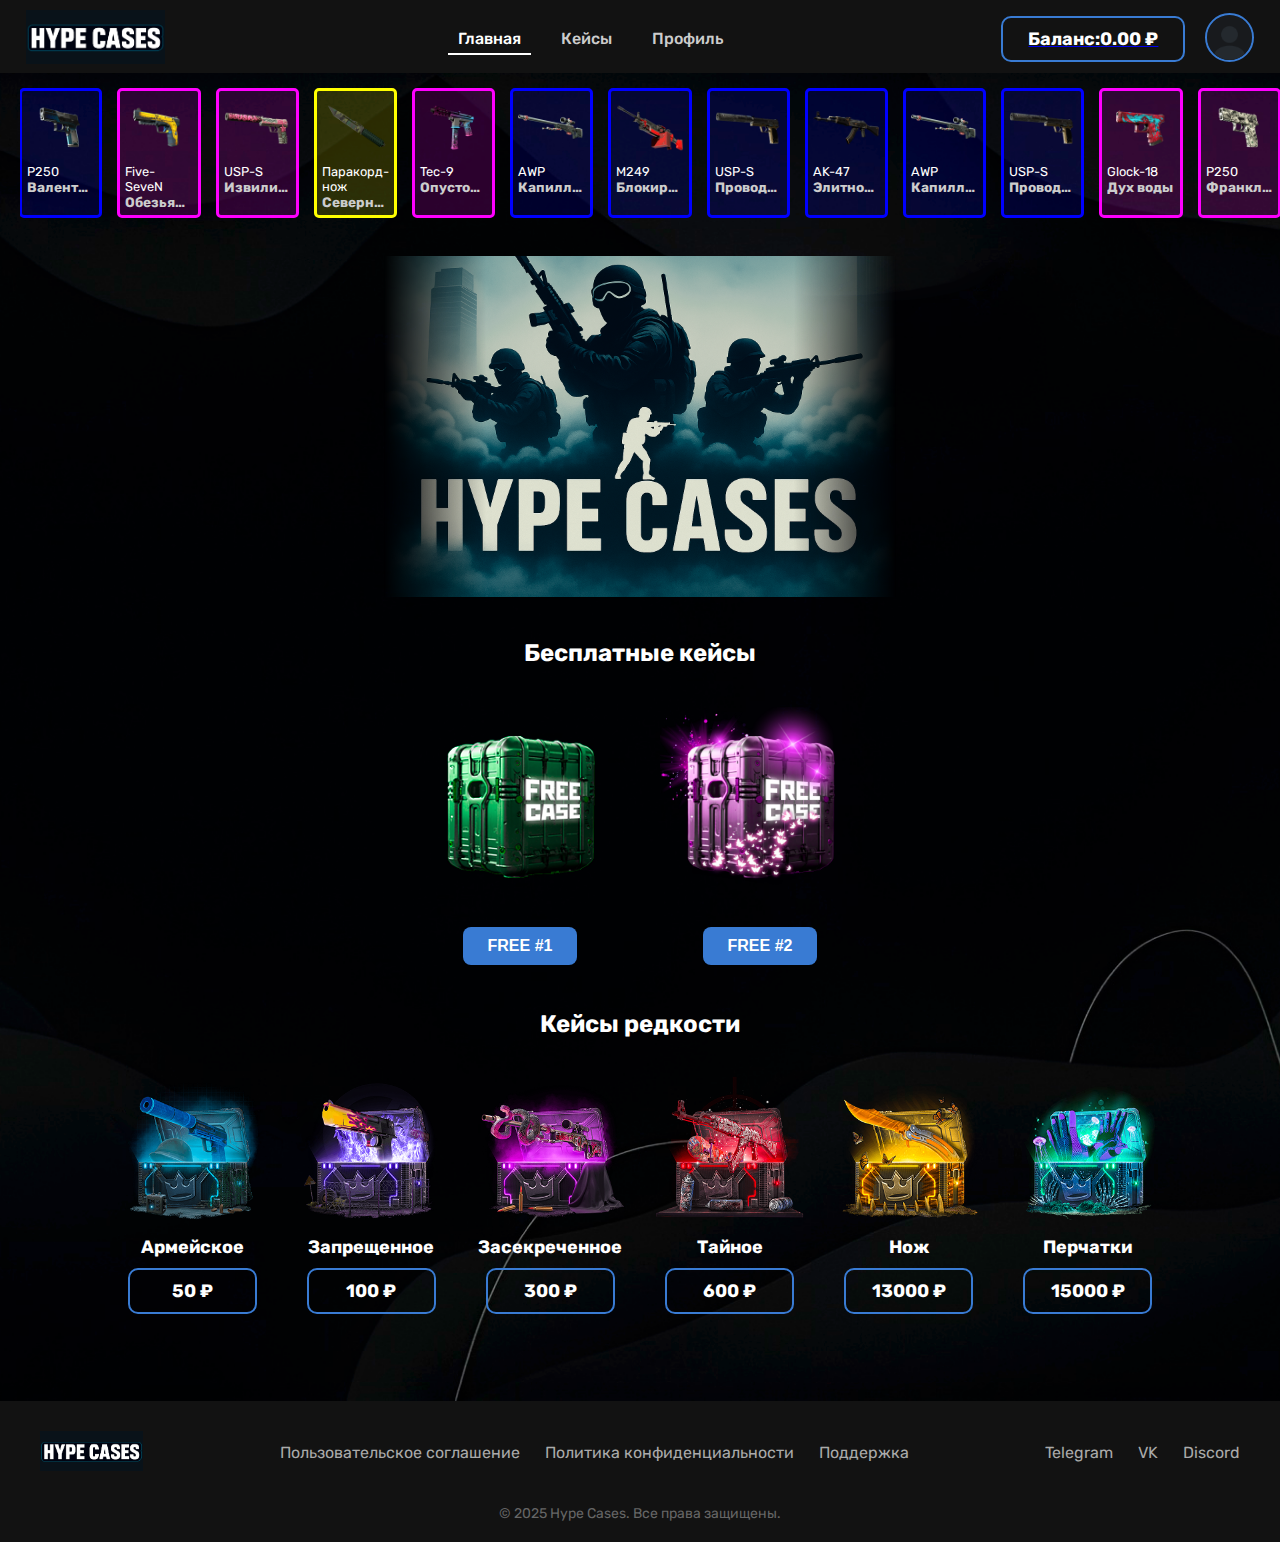
<file: index.html>
<!DOCTYPE html>
<html lang="ru">
<head>
    <meta charset="UTF-8">
    <meta name="viewport" content="width=device-width, initial-scale=1.0">
    <title>Hype Cases</title>
    <link rel="stylesheet" href="styles__joint.css">
    <link rel="stylesheet" href="styles__homepage.css">
    <link rel="stylesheet" href="styles__case.css">

    <link rel="preconnect" href="https://fonts.googleapis.com">
    <link rel="preconnect" href="https://fonts.gstatic.com" crossorigin>
    <link href="https://fonts.googleapis.com/css2?family=Rubik:ital,wght@0,300..900;1,300..900&display=swap" rel="stylesheet">

</head>
<body>
<header>
    <div class="nav-bar">
        <a href="index.html">
            <img class="mini-logo" src="images/mini-logo-4.png" alt="Hype Cases">
        </a>

        <nav class="nav-links">
            <a href="index.html" class="nav-link active">Главная</a>
            <a href="#cases" class="nav-link">Кейсы</a>
            <a href="profile.html" class="nav-link">Профиль</a>
        </nav>

        <div class="user-panel">
            <a href="profile.html">
                <button class="balance-display">
                    Баланс: <span id="balance-amount"> 0 ₽</span>
                </button>
            </a>

            <a href="profile.html">
                <img class="mini-logo img-profile" src="images/profile.png" >
            </a>


        </div>
    </div>
</header>


<div class="page-content">
    <div class="content-overlay">
        <section class="dynamic-lenta">
            <div class="lenta-track"></div>
        </section>

        <main>
            <section class="banner">
                <div class="banner-container">
                    <img class="banner-big" src="images/newbanner2.png" alt="Hype Cases">
                </div>

            </section>

            <section class="free-cases">
                <h2>Бесплатные кейсы</h2>
                <div class="free-cases-container">
                    <a href="case.html?type=free1" class="free-case">
                        <img src="images/free1-logo.png" alt="Free Case 1">
                        <button>FREE #1</button>
                    </a>
                    <a href="case.html?type=free2" class="free-case">
                        <img src="images/free2-logo.png" alt="Free Case 2">
                        <button>FREE #2</button>
                    </a>
                </div>
            </section>

            <section class="rare-cases"  id="cases">
                <h2>Кейсы редкости</h2>
                <div class="cases">
                    <div class="case">
                        <a href="case.html?type=armeiskoe">
                            <img src="images/armeiskoe-logo.png" alt="Армейское">
                            <span>Армейское</span>
                        </a>
                        <a href="case.html?type=armeiskoe" class="price-btn">50 ₽</a>

                    </div>
                    <div class="case">
                        <a href="case.html?type=zapreshennoe">
                            <img src="images/zapreshennoe-logo.png" alt="Запрещенное">
                            <span>Запрещенное</span>
                        </a>
                        <a href="case.html?type=zapreshennoe" class="price-btn">100 ₽</a>

                    </div>
                    <div class="case">
                        <a href="case.html?type=zasecrechennoe">
                            <img src="images/zasecrechennoe-logo.png" alt="Засекреченное">
                            <span>Засекреченное</span>
                        </a>
                        <a href="case.html?type=zasecrechennoe" class="price-btn">300 ₽</a>
                    </div>
                    <div class="case">
                        <a href="case.html?type=tainoe">
                            <img src="images/tainoe-logo.png" alt="Тайное">
                            <span>Тайное</span>
                        </a>
                        <a href="case.html?type=tainoe" class="price-btn">600 ₽</a>
                    </div>
                    <div class="case">
                        <a href="case.html?type=nozh">
                            <img src="images/nozh-logo.png" alt="Нож">
                            <span>Нож</span>
                        </a>
                        <a href="case.html?type=nozh" class="price-btn">13000 ₽</a>
                    </div>
                    <div class="case">
                        <a href="case.html?type=perchatki">
                            <img src="images/perchatki-logo.png" alt="Перчатки">
                            <span>Перчатки</span>
                        </a>
                        <a href="case.html?type=perchatki" class="price-btn">15000 ₽</a>
                    </div>

                </div>
            </section>
        </main>
    </div>
</div>


    <footer>
        <div class="footer-content">
            <div class="footer-logo">
                <img class="mini-logo" src="images/mini-logo-4.png" alt="Hype Cases">
            </div>
            <div class="footer-links">
                <a>Пользовательское соглашение</a>
                <a>Политика конфиденциальности</a>
                <a>Поддержка</a>
            </div>
            <div class="footer-links">
                <a>Telegram</a>
                <a>VK</a>
                <a>Discord</a>
            </div>
        </div>
        <div class="footer-copyright">
            © 2025 Hype Cases. Все права защищены.
        </div>
    </footer>
</div>

<script src="lent.js"></script>
</body>
</html>
</file>
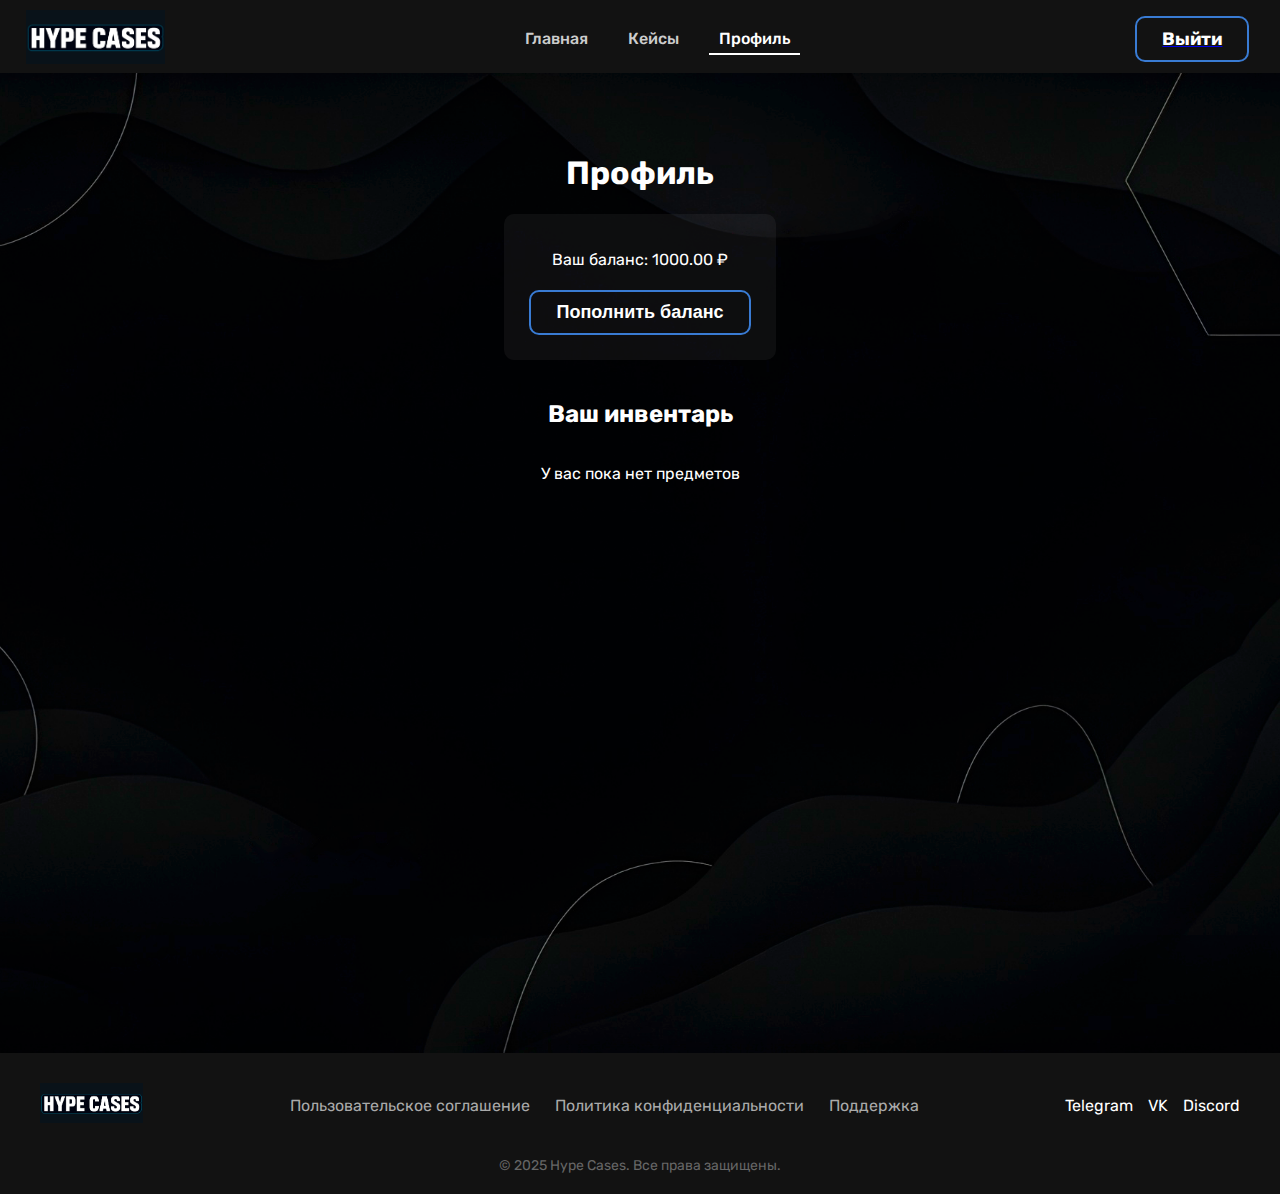
<file: profile.html>
<!DOCTYPE html>
<html lang="ru">
<head>
    <meta charset="UTF-8" />
    <meta name="viewport" content="width=device-width, initial-scale=1.0"/>
    <title>Профиль — Hype Cases</title>
    <link rel="stylesheet" href="styles__joint.css" />
    <link rel="stylesheet" href="styles__profile.css" />
    <link rel="preconnect" href="https://fonts.googleapis.com">
    <link rel="preconnect" href="https://fonts.gstatic.com" crossorigin>
    <link href="https://fonts.googleapis.com/css2?family=Rubik:ital,wght@0,300..900;1,300..900&display=swap" rel="stylesheet">

</head>
<body>

<header>
    <div class="nav-bar">
        <a href="index.html" >
            <img class="mini-logo" src="images/mini-logo-4.png" alt="Hype Cases">
        </a>

        <nav class="nav-links">
            <a href="index.html" class="nav-link ">Главная</a>
            <a href="#cases" class="nav-link ">Кейсы</a>
            <a href="profile.html" class="nav-link active">Профиль</a>
        </nav>

        <div class="user-panel">

            <a href="index.html" >
                <button class="login-btn">Выйти</button>
            </a>


        </div>

</header>

<div class="page-content">
    <main class="profile">
        <h1>Профиль</h1>

        <div class="profile-balance">
            <p>Ваш баланс:  <span class="balance-amount">0 ₽</span></p>
            <button class="topup-btn">Пополнить баланс</button>
        </div>

        <div class="inventory">
            <h2>Ваш инвентарь</h2>
            <div class="inventory-grid empty">
                <p class="empty-text">У вас пока нет предметов</p>
            </div>
        </div>

    </main>

</div>
<div id="notification" class="notification"></div>

<script src="profile.js"></script>

</body>
<footer>
    <div class="footer-content">
        <div class="footer-logo">
            <img src="images/mini-logo-4.png" alt="Hype Cases">
        </div>
        <div class="footer-links">
            <a>Пользовательское соглашение</a>
            <a>Политика конфиденциальности</a>
            <a>Поддержка</a>
        </div>

        <div class="footer-social">
            <a >Telegram</a>
            <a>VK</a>
            <a>Discord</a>
        </div>
    </div>
    <div class="footer-copyright">
        © 2025 Hype Cases. Все права защищены.
    </div>
</footer>
</html>
</file>
<file: styles__joint.css>
:root{
    --colorMain: #397bd3;
    --colorMainHover: #1f467c;
}

body {
    background-color: #17171c;
    color: white;
    font-family: 'Rubik', sans-serif;
    text-align: center;
    margin: 0;

}

.lenta-item,
.profile-content,
.case-item,
.item-model,
.item-skin,
.login-btn,
.balance-display{
    font-family: 'Rubik', sans-serif !important;
}
.nav-bar {
    display: flex;
    justify-content: space-between;
    align-items: center;
    padding: 10px 2vw 5px;
    background: #121212;
}
.user-panel {
    display: flex;
    align-items: center;
    gap: 10px;
}

.mini-logo{
    height: 6vh;
}
.img-profile{
    height: 5vh;
    border-radius: 50px;
    border: 2px solid var(--colorMain);
}
.banner-container {
    position: relative;
    display: inline-block;
}

.page-content {
    background-image: url('images/dots-background-alt6.png');
    background-size: cover;
    background-repeat: no-repeat;
    background-position: top center;
    min-height: 100vh;
    display: flex;
    flex-direction: column;
}




.bg-image {
    width: 100%;
    height: auto;
    display: block;
    pointer-events: none;
}

.content-overlay {
    margin-top: -5px; /* или 0 — чтобы не было пустого зазора под <img> */
    padding: 0 20px;
    box-sizing: border-box;
}




footer {
    margin-top: auto;
}



button, .price-btn, .open-case-btn, .balance-display {
    display: flex;
    justify-content: center;
    align-items: center;
    padding: 10px 25px;
    border: 2px solid var(--colorMain);
    background: none;
    color: white;
    font-weight: bold;
    font-size: 18px;
    border-radius: 10px;
    cursor: pointer;
    transition: all 0.3s ease;
    text-align: center;
    margin: 5px;
}
.price-btn {
     width: 75px; /* или больше — подгоняй по самой широкой */
     text-align: center;
     justify-content: center;
 }


.open-button-wrapper {
    display: flex;
    justify-content: center;
    margin-top: 20px;
}

button:hover, .price-btn:hover, .login-btn:hover, .open-case-btn:hover {
    background-color: var(--colorMainHover);
}


/* --- Исправленная лента (Теперь движение ПЛАВНОЕ) --- */
.dynamic-lenta {
    width: 100%;
    overflow: hidden;
    display: flex;
    justify-content: center;
    align-items: center;
    margin: 10px 0;
    padding: 10px;
}

.lenta-track {
    display: flex;
    gap: 15px;
    transition: transform 1s ease-out;
}
.lenta-item {
    width: 6.5vw;
    height: auto; /* Убираем фиксированную высоту */
    min-width: 70px;
    border-radius: 5px;
    border: 3px solid white;
    display: flex;
    flex-direction: column; /* для вертикального расположения */
    align-items: center;
    justify-content: flex-start;
    background-color: rgba(138, 32, 32, 0.1);
    transition: border-color 0.5s ease, transform 0.3s ease;
    padding: 5px;
    box-sizing: border-box;
}


.lenta-item.armeiskoe {
    border-color: blue;
    background-color: rgba(0, 0, 255, 0.17); /* полупрозрачный синий */
}

.lenta-item.zasecrechennoe {
    border-color: magenta;
    background-color: rgba(255, 0, 255, 0.17); /* полупрозрачный фуксия */
}

.lenta-item.zapreshennoe {
    border-color: purple;
    background-color: rgba(128, 0, 128, 0.17); /* полупрозрачный пурпурный */
}

.lenta-item.tainoe {
    border-color: red;
    background-color: rgba(255, 0, 0, 0.17); /* полупрозрачный красный */
}

.lenta-item.perchatki {
    border-color: green;
    background-color: rgba(0, 255, 0, 0.17); /* полупрозрачный зеленый */
}

.lenta-item.nozh {
    border-color: yellow;
    background-color: rgba(255, 255, 0, 0.17); /* полупрозрачный желтый */
}

.lenta-item {
    display: flex;
    flex-direction: column;
    align-items: flex-start; /* ⬅️ по левой границе */
    justify-content: flex-start; /* ⬅️ вверх */
    padding: 5px;
    box-sizing: border-box;
    position: relative;
}

.lenta-item img {
    width: 100%;
    height: 5vw; /* или фиксированно, например 60px */
    object-fit: contain;
    margin-bottom: 4px;
}


.item-model {
    font-size: 0.8rem;
    color: white;
    margin: 0;
    text-align: left;
    width: 100%;
}

.item-skin {
    font-size: 0.85rem;
    font-weight: bold;
    color: #ccc;
    margin: 0;
    text-align: left;
    width: 100%;
    white-space: nowrap;       /* Запрет переноса текста */
    overflow: hidden;          /* Скрытие лишнего текста */
    text-overflow: ellipsis;
}




.cases {
    display: flex;
    justify-content: center;
    gap: 2vw;
    flex-wrap: nowrap;
    overflow-x: auto;
    margin-bottom: 8vh;
    padding: 0px 10px 10px;
}

.case a {
    text-decoration: none;
    color: white;
}

.case img {
    width: 12vw;
    transition: transform 0.3s ease, filter 0.3s ease;
    margin: 10px;
}

.case:hover img {
    transform: scale(1.15);
    filter: drop-shadow(0px 0px 15px rgba(255, 255, 255, 0.8));
}

html, body {
    height: 100%;
}


footer {
    background-color: #121212;
    color: #fff;
    padding: 30px 0 20px;

}

.footer-content {
    max-width: 1200px;
    margin: 0 auto;
    display: flex;
    justify-content: space-between;
    align-items: center;
    flex-wrap: wrap;
    padding: 0 20px;
}

.footer-logo img {
    height: 40px;
}

.footer-links {
    display: flex;
    gap: 25px;
}

.footer-links a {
    color: #aaa;
    text-decoration: none;
    transition: color 0.3s;
}

.footer-links a:hover {
    color: var(--colorMainHover);
}

.footer-social {
    display: flex;
    gap: 15px;
}

.footer-social img {
    width: 30px;
    height: 30px;
    opacity: 0.7;
    transition: opacity 0.3s;
}

.footer-social img:hover {
    opacity: 1;
}

.footer-copyright {
    text-align: center;
    margin-top: 30px;
    color: #666;
    font-size: 14px;
    padding: 0 20px;
}


.nav-links {
    display: flex;
    gap: 20px;
    align-items: center;
    margin-left: 20px;
}

.nav-link {
    text-decoration: none;
    color: #ccc;
    font-weight: 500;
    padding: 5px 10px;
    border-bottom: 2px solid transparent;
    transition: border 0.2s ease;
}

.nav-link:hover {
    border-bottom: 2px solid #aaa;
    color: #fff;
}

.nav-link.active {
    color: #fff;
    border-bottom: 2px solid #fff;
}
</file>
<file: styles__case.css>
.banner {
    display: flex;
    flex-direction: column;
    align-items: center;
    justify-content: center;
}
.banner-big {
    max-height: 60vh;
}
.banner .login-btn {
    margin-top: 15px;
}



.case {
    display: flex;
    flex-direction: column;
    align-items: center;
    text-align: center;
    max-width: 12vw;
    min-width: 140px;
}

.case span {
    font-size: 18px;
    font-weight: bold;
    margin-top: 5px;
}
.case-items {
    display: grid;
    grid-template-columns: repeat(5, 1fr);
    gap: 10px;
    padding: 10px;
    max-width: 800px;
    margin: 20px auto;
}

.case-item {
    display: flex;
    flex-direction: column;
    align-items: center;
    border: 1px solid rgba(255, 255, 255, 0.2);
    border-radius: 6px;
    padding: 10px;
    background-color: rgba(255, 255, 255, 0.05);
    box-sizing: border-box;
    width: 100%;
}


.case-item:hover {
    transform: scale(1.03);
    border-color: rgba(255, 255, 255, 0.4);
}

.case-item img {
    width: 100%;
    height: auto;
    border-radius: 4px;
}
.case-item .item-model,
.case-item .item-skin {
    font-size: 0.75rem;
    color: white;
    text-align: center;
    white-space: nowrap;
    overflow: hidden;
    text-overflow: ellipsis;
    width: 100%;
    margin: 2px 0;
}


.win-indicator {
    position: absolute;
    top: 10px;
    left: 50%;
    transform: translateX(-50%);
    color: var(--colorMain);
    font-size: 32px;
    pointer-events: none;
}

.case-drop-result {
    text-align: center;
    margin-top: 20px;
    font-weight: bold;
    font-size: 18px;
    color: #2ecc71;
}


/* --- Исправленный стиль кнопок цены (ВОССТАНОВЛЕНО) --- */
.price-btn {
    margin-top: 10px;
}




.case-roulette {
    display: flex;
    align-items: center;
    height: 100%;
    transition: transform 3s ease-out;
}

.roulette-item {
    flex: 0 0 100px;
    margin: 0 4px;
    background: rgba(255,255,255,0.05);
    border-radius: 6px;
    width: 180px;
    height: 120px;
    margin-right: 10px;
    display: flex;
    align-items: center;
    justify-content: center;
}

.roulette-item img {
    width: 100%;
    height: auto;
    object-fit: contain;
    border-radius: 4px;
}

/* Блокировка кнопки при анимации */
.open-case-btn:disabled {
    opacity: 0.7;
    cursor: not-allowed;
}

.roulette-wrapper {
    position: relative;
    overflow: hidden;
    border: 2px solid rgba(255,255,255,0.2);
    margin: 20px auto;
    background-color: #1a1a1a;
    width: 700px; /* 6 видимых предметов (6*110px) */

    overflow: hidden;

}

.win-indicator {
    position: absolute;
    top: 0;
    left: 50%;
    transform: translateX(-50%); /* Точный центр */
    z-index: 2;
}

.case-roulette {
    display: flex;
    width: max-content;
}
/* Плавные переходы */
.open-button-wrapper,
.case-image,
.roulette-wrapper,
.case-drop-result {
    transition: all 0.5s ease;
}

/* Основные стили для кейсов */
.case-items {
    display: grid;
    grid-template-columns: repeat(auto-fill, minmax(120px, 1fr));
    gap: 15px;
    margin-top: 20px;
}

.case-item {
    background: rgba(255, 255, 255, 0.1);
    border-radius: 8px;
    padding: 10px;
    text-align: center;
    transition: transform 0.3s ease;
}

.case-item:hover {
    transform: scale(1.05);
}

.case-item img {
    width: 80px;
    height: 80px;
    object-fit: contain;
    margin-bottom: 8px;
}



/* Анимация сдвига */
.case-container {
    transition: padding-top 0.4s ease;
}

/* Стили для плавного удаления */
.open-button-wrapper,
.case-image {
    overflow: hidden;
    transition: height 0.4s ease, opacity 0.3s ease, margin 0.4s ease;
}

/* Стили рулетки */
.roulette-wrapper {
    display: none;
    margin-top: 20px;
}

/* Стили содержимого кейса */
.case-items {
    display: grid;
    grid-template-columns: repeat(auto-fill, minmax(120px, 1fr));
    gap: 15px;
    margin-top: 20px;
}

.case-item {
    background: rgba(255, 255, 255, 0.1);
    border-radius: 8px;
    padding: 10px;
    text-align: center;
}

.case-item img {
    width: 80px;
    height: 80px;
    object-fit: contain;
}

.price-tag {
    margin-top: 8px;
    font-size: 14px;
    font-weight: bold;
    color: white;
}

/* Стиль для компактного результата */
.drop-result {
    text-align: center;
    margin: 20px auto;
    padding: 15px;
    background: #1e1e1e;
    border-radius: 8px;
    border: 1px solid #444;
    max-width: 300px; /* Фиксированная ширина */
}

.drop-result .won-item {

    width: 150px;
    margin: 0 auto;
    text-align: center;
    display: flex;
    flex-direction: column;
    align-items: center;
}
.won-item .item-model,
.won-item .item-skin,
.won-item .item-price {
    width: 100%;
    text-align: center;
    margin: 4px 0;
}

.drop-result img {
    width: 100px;
    height: 100px;
    object-fit: contain;
    margin-bottom: 10px;
    border-radius: 4px;
    background: rgba(255,255,255,0.05);
    padding: 10px;
}

.drop-result p {
    margin: 5px 0;
    color: #fff;
}

.drop-result .action-buttons {
    display: flex;
    justify-content: center;
    gap: 10px;
    margin-top: 15px;
}

.drop-result .action-btn {
    padding: 8px 15px;
    font-size: 14px;
    border-radius: 5px;
    border: none;
    cursor: pointer;
    transition: all 0.2s;
}

.drop-result .open-again {
    background: #2ecc71;
    color: white;
}

.drop-result .sell {
    background: #e74c3c;
    color: white;
}

.drop-result .save{
    background: var(--colorMain);
    color: white;
}

.drop-result .action-btn:hover {
    transform: scale(1.05);
    opacity: 0.9;
}

.notification {
    position: fixed;
    bottom: 4vh;
    right: 4vw;
    background-color: transparent;
    color: white;
    border: 2px solid var(--colorMain);
    border-radius: 8px;
    padding: 8px 16px;
    font-size: 16px;
    display: none;
    z-index: 3;
    backdrop-filter: blur(4px);
    font-family: inherit;
}

.case-item.armeiskoe {
    border: 2px solid blue;
    background-color: rgba(0, 0, 255, 0.05);
}
.case-item.zasecrechennoe {
    border: 2px solid magenta;
    background-color: rgba(255, 0, 255, 0.05);
}
.case-item.zapreshennoe {
    border: 2px solid purple;
    background-color: rgba(128, 0, 128, 0.05);
}
.case-item.tainoe {
    border: 2px solid red;
    background-color: rgba(255, 0, 0, 0.05);
}
.case-item.perchatki {
    border: 2px solid green;
    background-color: rgba(0, 255, 0, 0.05);
}
.case-item.nozh {
    border: 2px solid yellow;
    background-color: rgba(255, 255, 0, 0.05);
}
</file>
<file: styles__profile.css>
.notification {
    position: fixed;
    bottom: 20px;
    right: 20px;
    background-color: rgba(0, 0, 0, 0.85);
    color: #fff;
    padding: 10px 20px;
    border-radius: 8px;
    font-size: 16px;
    border: 2px solid #e74c3c;
    z-index: 999;
    display: none;
}

.profile-balance {
    display: flex;
    flex-direction: column;
    align-items: center;
    justify-content: center;
    background: rgba(255, 255, 255, 0.05);
    padding: 20px;
    border-radius: 10px;
    margin-bottom: 40px;
}


.page-content {
    padding: 40px 20px;
}

.profile {
    max-width: 1200px;
    margin: 0 auto;
    padding: 20px;
}

.profile h1, .inventory h2 {
    text-align: center;
}

/* Остальные стили ниже уже есть */
.inventory-grid {
    display: flex;
    flex-wrap: wrap;
    gap: 20px;
    margin-top: 20px;
    justify-content: center;
}

.inventory-item {
    display: flex;
    flex-direction: column;
    justify-content: space-between; /* распределим блоки */
    padding: 10px;
    border-radius: 10px;
    text-align: center;
    color: #fff;
    width: 12vh;
    position: relative;
    box-sizing: border-box;
}

.inventory-item img {
    max-height: 8vh;
    width: auto;
    margin-bottom: 1vh;

}

.inventory-item .item-model,
.inventory-item .item-skin,
.inventory-item .item-price {
    line-height: 1.2;
    margin-bottom: 0.3vh;
    overflow: hidden;
    text-overflow: ellipsis;
    white-space: nowrap;
}

/* Оборачиваем текстовую часть отдельно */
.inventory-item .item-info {
    flex-grow: 1;
    display: flex;
    flex-direction: column;
    justify-content: flex-start;
}


/* Кнопка всегда внизу */
.sell-btn {
    background: transparent;
    color: #e74c3c;
    border: 2px solid #e74c3c;
    padding: 5px 10px;
    border-radius: 5px;
    cursor: pointer;

    align-self: center;
}

.sell-btn:hover {
    background-color: rgba(120, 9, 9, 0.5);
}


.inventory-item.armeiskoe {
    border: 2px solid blue;
    background-color: rgba(0, 0, 255, 0.17); /* полупрозрачный синий */
}

.inventory-item.zasecrechennoe {
    border: 2px solid magenta;
    background-color: rgba(255, 0, 255, 0.17); /* полупрозрачный фуксия */
}

.inventory-item.zapreshennoe {
    border: 2px solid purple;
    background-color: rgba(128, 0, 128, 0.17); /* полупрозрачный пурпурный */
}

.inventory-item.tainoe {
    border: 2px solid red;
    background-color: rgba(255, 0, 0, 0.17); /* полупрозрачный красный */
}

.inventory-item.perchatki {
    border: 2px solid green;
    background-color: rgba(0, 255, 0, 0.17);
}

.inventory-item.nozh {
    border: 2px solid yellow;
    background-color: rgba(255, 255, 0, 0.17); /* полупрозрачный желтый */
}
</file>
<file: styles__homepage.css>
.banner-big {
    width: 100%;
    height: auto;
    transition: opacity 0.3s ease;
    max-width: 40vw;
    margin: 2vh;
}

.banner-big.animated {
    position: absolute;
    top: 0;
    left: 0;
    opacity: 0;
}
.banner-container img {
    -webkit-mask-image: linear-gradient(to right, transparent, black 20%, black 80%, transparent);
    mask-image: linear-gradient(to right, transparent, black 20%, black 80%, transparent);
    -webkit-mask-size: 100% 100%;
    mask-size: 100% 100%;
    -webkit-mask-repeat: no-repeat;
    mask-repeat: no-repeat;
}


.banner-container:hover .static {
    opacity: 0;
}

.banner-container:hover .animated {
    opacity: 1;
}



.user-panel {
    display: flex;
    align-items: center;
    gap: 15px;
}


.banner {
    display: flex;
    flex-direction: column;
    align-items: center;
    justify-content: center;
}
.banner-big {
    max-height: 60vh;
}
.banner .login-btn {
    margin-top: 15px;
}


/* Стили только для free-кейсов */
.free-cases-container {
    display: flex;
    justify-content: center;
    gap: 40px;
    padding: 20px;
    flex-wrap: wrap;
}

.free-case {
    display: flex;
    flex-direction: column;
    align-items: center;
    min-width: 200px;
    text-decoration: none;
    transition: transform 0.3s ease;
}

.free-case:hover {
    transform: scale(1.05);
}

.free-case img {
    width: 200px;
    height: auto;
    margin-bottom: 15px;
}

.free-case button {
    padding: 10px 25px;
    background: var(--colorMain);
    border: none;
    border-radius: 8px;
    color: white;
    font-weight: bold;
    font-size: 16px;
    cursor: pointer;
    transition: background 0.3s ease;
}

.free-case button:hover {
    background: var(--colorMainHover);
}


.case {
    display: flex;
    flex-direction: column;
    align-items: center;
    text-align: center;
    max-width: 12vw;
    min-width: 140px;
}



.case span {
    font-size: 18px;
    font-weight: bold;
    margin-top: 5px;
}
.case-items {
    display: grid;
    grid-template-columns: repeat(5, 1fr);
    gap: 10px;
    padding: 10px;
    max-width: 800px;
    margin: 20px auto;
}

.case-item {
    display: flex;
    flex-direction: column;
    align-items: center;
    border: 1px solid rgba(255, 255, 255, 0.2);
    border-radius: 6px;
    padding: 10px;
    background-color: rgba(255, 255, 255, 0.05);
    box-sizing: border-box;
    width: 100%;
}


.case-item:hover {
    transform: scale(1.03);
    border-color: rgba(255, 255, 255, 0.4);
}

.case-item img {
    width: 100%;
    height: auto;
    border-radius: 4px;
}


@media (max-width: 1000px) {
    .lenta-item {
        width: 22vw;
        max-width: 90px;
    }

    .lenta-item img {
        max-height: 50px;
    }
}
</file>
